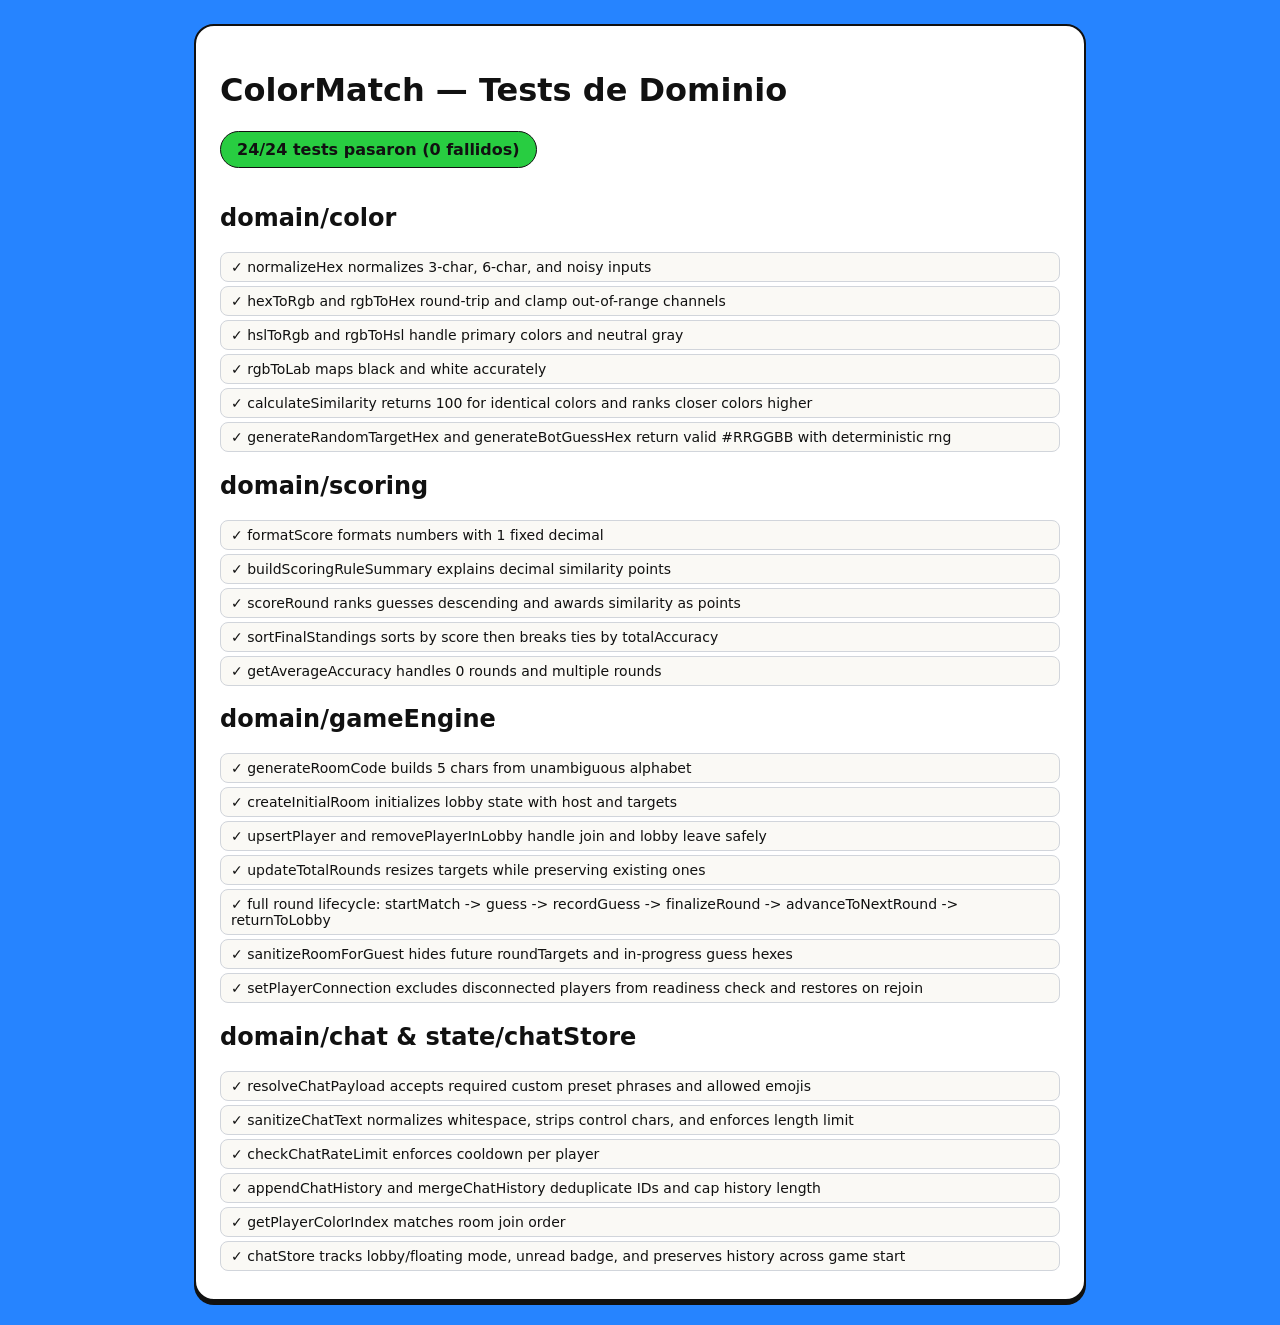
<file: tests/index.html>
<!DOCTYPE html>
<html lang="es">
<head>
    <meta charset="UTF-8">
    <meta name="viewport" content="width=device-width, initial-scale=1.0">
    <title>ColorMatch — Suite de Tests Unitarios</title>
    <style>
        body {
            font-family: system-ui, -apple-system, sans-serif;
            background: #2684FF;
            color: #111111;
            margin: 0;
            padding: 24px;
        }
        .card {
            max-width: 840px;
            margin: 0 auto;
            background: #FFFFFF;
            border: 2px solid #111111;
            box-shadow: 0 4px 0 #111111;
            border-radius: 20px;
            padding: 24px;
        }
        .summary {
            display: inline-block;
            padding: 8px 16px;
            border-radius: 999px;
            border: 1.5px solid #111111;
            font-weight: 800;
            margin-bottom: 16px;
        }
        .pass { background: #28CD41; }
        .fail { background: #FF3B30; color: #FFFFFF; }
        .suite { margin-top: 16px; }
        .case { padding: 6px 10px; border-radius: 8px; margin: 4px 0; font-size: 14px; }
        .case.ok { background: #FAF9F5; border: 1px solid #D1D5DB; }
        .case.err { background: #FEE2E2; border: 1px solid #DC2626; }
    </style>
</head>
<body>
    <main class="card">
        <h1>ColorMatch — Tests de Dominio</h1>
        <div id="summary" class="summary">Ejecutando tests...</div>
        <div id="results"></div>
    </main>

    <script type="module">
        import { runAllSuites } from './testRunner.js';
        import './color.test.js';
        import './scoring.test.js';
        import './gameEngine.test.js';
        import './chat.test.js';

        const report = await runAllSuites();
        const summaryEl = document.getElementById('summary');
        const resultsEl = document.getElementById('results');

        summaryEl.textContent = `${report.passed}/${report.total} tests pasaron (${report.failed} fallidos)`;
        summaryEl.className = `summary ${report.failed === 0 ? 'pass' : 'fail'}`;
        window.__TEST_REPORT__ = report;

        report.results.forEach((s) => {
            const section = document.createElement('section');
            section.className = 'suite';
            const title = document.createElement('h2');
            title.textContent = s.suite;
            section.appendChild(title);

            s.cases.forEach((c) => {
                const row = document.createElement('div');
                row.className = `case ${c.ok ? 'ok' : 'err'}`;
                row.textContent = c.ok ? `✓ ${c.name}` : `✗ ${c.name}: ${c.error}`;
                section.appendChild(row);
            });
            resultsEl.appendChild(section);
        });
    </script>
</body>
</html>
</file>
